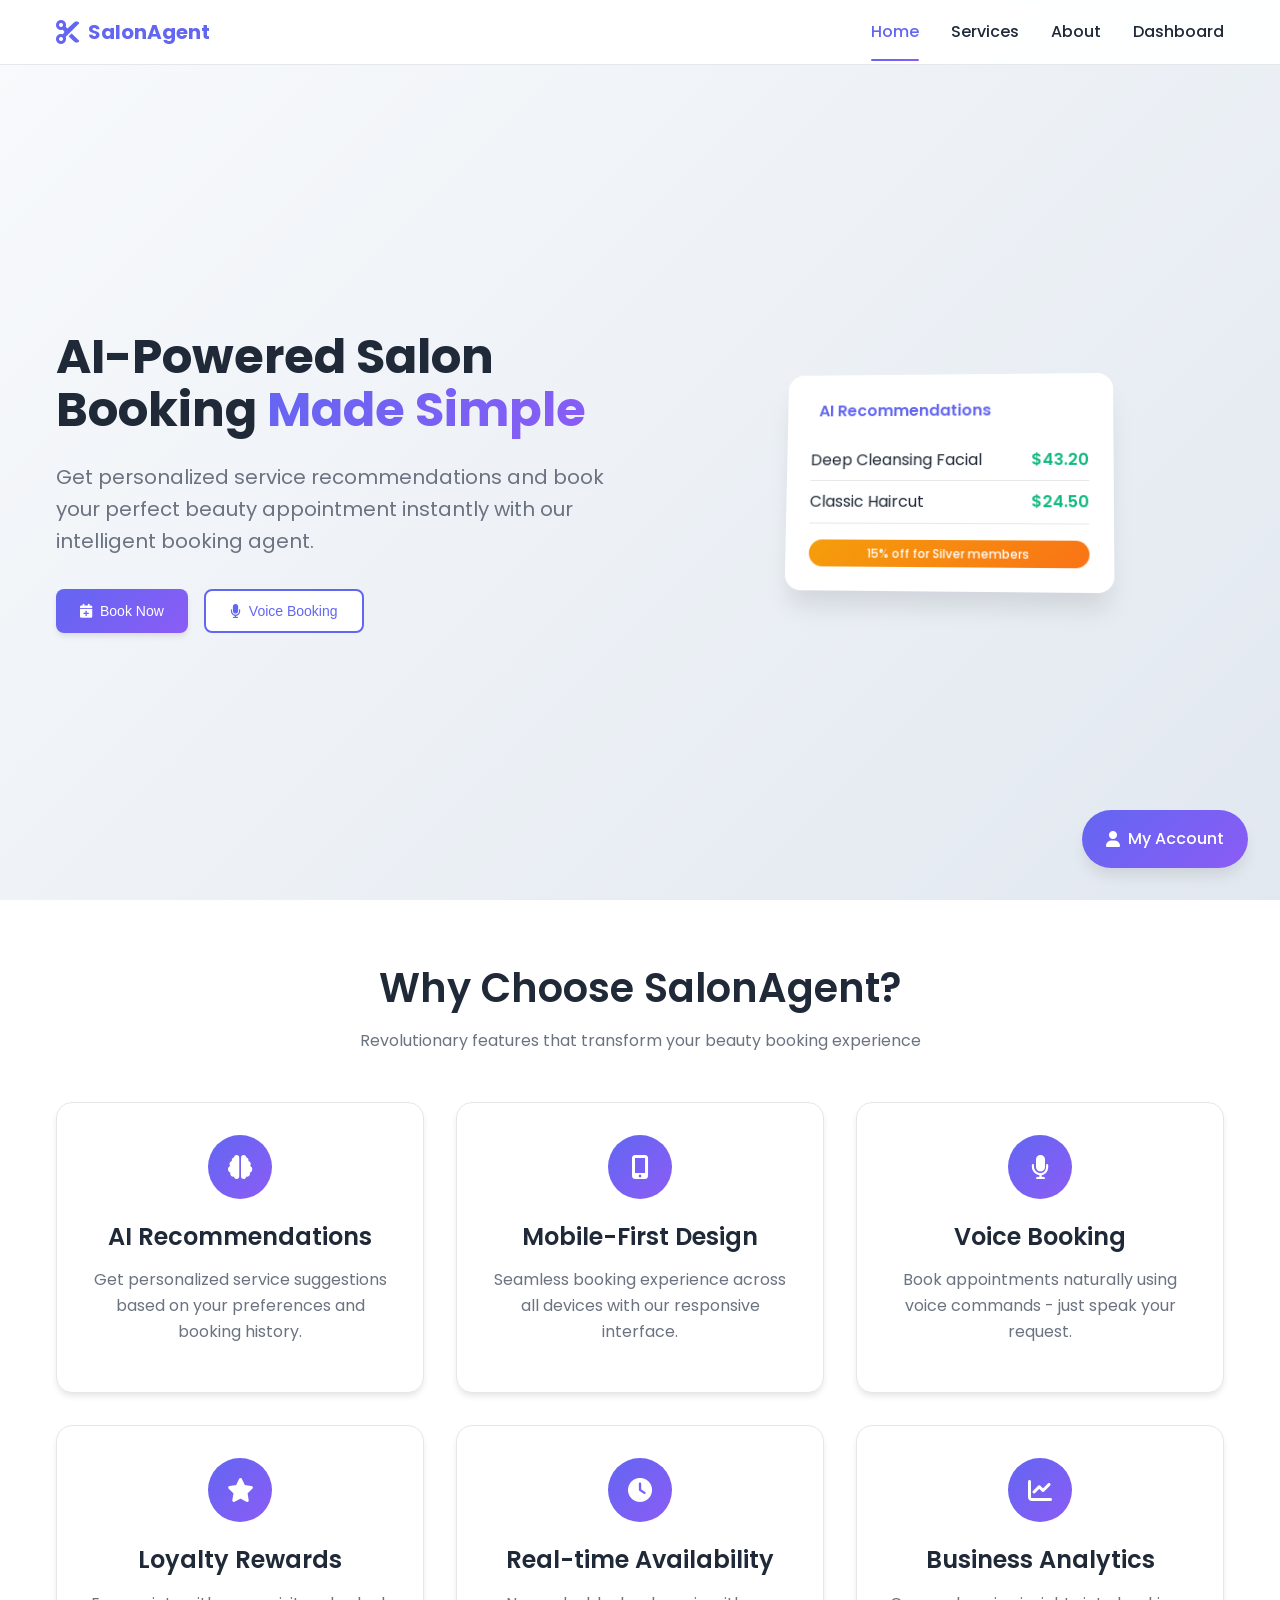
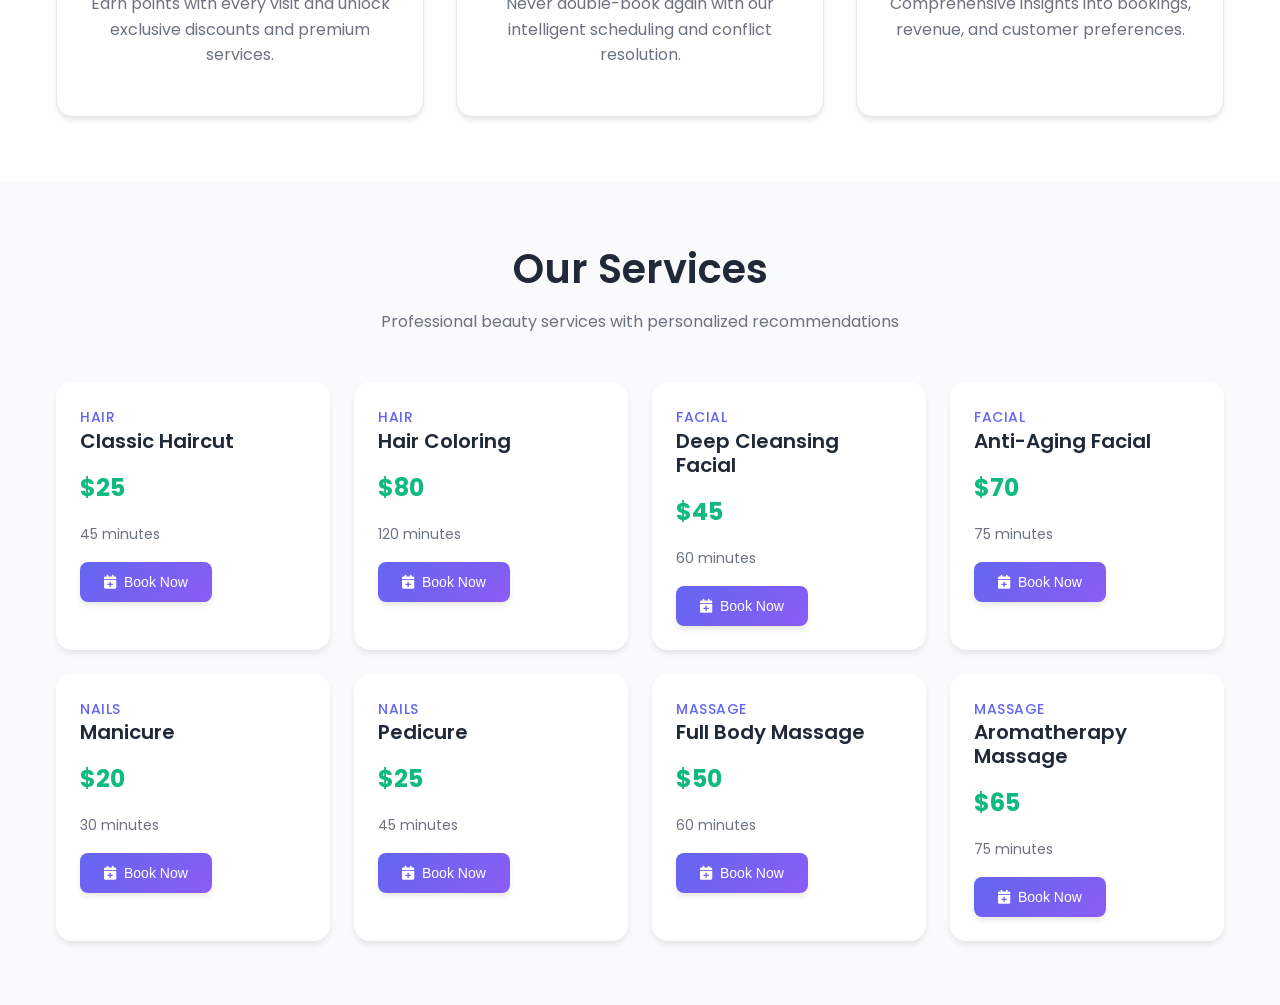
<file: templates/index.html>
<!DOCTYPE html>
<html lang="en">
<head>
    <meta charset="UTF-8">
    <meta name="viewport" content="width=device-width, initial-scale=1.0">
    <title>Salon Booking Agent - AI-Powered Beauty Appointments</title>
    <link rel="stylesheet" href="/static/css/styles.css">
    <link href="https://fonts.googleapis.com/css2?family=Poppins:wght@300;400;500;600;700&display=swap" rel="stylesheet">
    <link rel="stylesheet" href="https://cdnjs.cloudflare.com/ajax/libs/font-awesome/6.0.0/css/all.min.css">
    <meta name="theme-color" content="#6366f1">
    <link rel="manifest" href="/static/manifest.json">
</head>
<body>
    <!-- Navigation -->
    <nav class="navbar">
        <div class="nav-container">
            <div class="nav-brand">
                <i class="fas fa-cut"></i>
                <span>SalonAgent</span>
            </div>
            <div class="nav-menu" id="navMenu">
                <a href="#home" class="nav-link active">Home</a>
                <a href="#services" class="nav-link">Services</a>
                <a href="#about" class="nav-link">About</a>
                <a href="/dashboard" class="nav-link">Dashboard</a>
            </div>
            <div class="nav-toggle" id="navToggle">
                <span></span>
                <span></span>
                <span></span>
            </div>
        </div>
    </nav>

    <!-- Hero Section -->
    <section id="home" class="hero">
        <div class="hero-container">
            <div class="hero-content">
                <h1 class="hero-title">
                    AI-Powered Salon Booking
                    <span class="gradient-text">Made Simple</span>
                </h1>
                <p class="hero-subtitle">
                    Get personalized service recommendations and book your perfect beauty appointment instantly with our intelligent booking agent.
                </p>
                <div class="hero-buttons">
                    <button class="btn btn-primary" onclick="openBookingModal()">
                        <i class="fas fa-calendar-plus"></i>
                        Book Now
                    </button>
                    <button class="btn btn-secondary" onclick="openVoiceBooking()">
                        <i class="fas fa-microphone"></i>
                        Voice Booking
                    </button>
                </div>
            </div>
            <div class="hero-image">
                <div class="floating-card">
                    <div class="booking-preview">
                        <div class="bp-header">
                            <i class="fas fa-sparkles"></i>
                            <span>AI Recommendations</span>
                        </div>
                        <div class="bp-item">
                            <span>Deep Cleansing Facial</span>
                            <span class="bp-price">$43.20</span>
                        </div>
                        <div class="bp-item">
                            <span>Classic Haircut</span>
                            <span class="bp-price">$24.50</span>
                        </div>
                        <div class="bp-badge">15% off for Silver members</div>
                    </div>
                </div>
            </div>
        </div>
    </section>

    <!-- Features Section -->
    <section id="features" class="features">
        <div class="container">
            <div class="section-header">
                <h2>Why Choose SalonAgent?</h2>
                <p>Revolutionary features that transform your beauty booking experience</p>
            </div>
            <div class="features-grid">
                <div class="feature-card">
                    <div class="feature-icon">
                        <i class="fas fa-brain"></i>
                    </div>
                    <h3>AI Recommendations</h3>
                    <p>Get personalized service suggestions based on your preferences and booking history.</p>
                </div>
                <div class="feature-card">
                    <div class="feature-icon">
                        <i class="fas fa-mobile-alt"></i>
                    </div>
                    <h3>Mobile-First Design</h3>
                    <p>Seamless booking experience across all devices with our responsive interface.</p>
                </div>
                <div class="feature-card">
                    <div class="feature-icon">
                        <i class="fas fa-microphone"></i>
                    </div>
                    <h3>Voice Booking</h3>
                    <p>Book appointments naturally using voice commands - just speak your request.</p>
                </div>
                <div class="feature-card">
                    <div class="feature-icon">
                        <i class="fas fa-star"></i>
                    </div>
                    <h3>Loyalty Rewards</h3>
                    <p>Earn points with every visit and unlock exclusive discounts and premium services.</p>
                </div>
                <div class="feature-card">
                    <div class="feature-icon">
                        <i class="fas fa-clock"></i>
                    </div>
                    <h3>Real-time Availability</h3>
                    <p>Never double-book again with our intelligent scheduling and conflict resolution.</p>
                </div>
                <div class="feature-card">
                    <div class="feature-icon">
                        <i class="fas fa-chart-line"></i>
                    </div>
                    <h3>Business Analytics</h3>
                    <p>Comprehensive insights into bookings, revenue, and customer preferences.</p>
                </div>
            </div>
        </div>
    </section>

    <!-- Services Section -->
    <section id="services" class="services">
        <div class="container">
            <div class="section-header">
                <h2>Our Services</h2>
                <p>Professional beauty services with personalized recommendations</p>
            </div>
            <div class="services-grid" id="servicesGrid">
                <!-- Services will be loaded dynamically -->
            </div>
        </div>
    </section>

    <!-- Customer Portal Button -->
    <div class="floating-portal-btn" onclick="openCustomerPortal()">
        <i class="fas fa-user"></i>
        <span>My Account</span>
    </div>

    <!-- Booking Modal -->
    <div id="bookingModal" class="modal">
        <div class="modal-content">
            <div class="modal-header">
                <h3>Book Your Appointment</h3>
                <span class="close" onclick="closeBookingModal()">&times;</span>
            </div>
            <div class="modal-body">
                <form id="bookingForm">
                    <div class="form-row">
                        <div class="form-group">
                            <label for="customerName">Full Name</label>
                            <input type="text" id="customerName" name="customerName" required>
                        </div>
                        <div class="form-group">
                            <label for="customerEmail">Email</label>
                            <input type="email" id="customerEmail" name="customerEmail" required>
                        </div>
                    </div>
                    <div class="form-row">
                        <div class="form-group">
                            <label for="customerPhone">Phone</label>
                            <input type="tel" id="customerPhone" name="customerPhone">
                        </div>
                        <div class="form-group">
                            <label for="bookingDate">Date & Time</label>
                            <input type="datetime-local" id="bookingDate" name="bookingDate" required>
                        </div>
                    </div>
                    
                    <!-- AI Recommendations Section -->
                    <div class="recommendations-section" id="recommendationsSection" style="display: none;">
                        <h4><i class="fas fa-sparkles"></i> AI Recommendations for You</h4>
                        <div class="recommendations-grid" id="recommendationsGrid">
                            <!-- Recommendations will be loaded here -->
                        </div>
                    </div>
                    
                    <!-- Manual Service Selection -->
                    <div class="form-group">
                        <label for="serviceSelect">Select Service</label>
                        <select id="serviceSelect" name="serviceSelect" required>
                            <option value="">Choose a service...</option>
                            <option value="Classic Haircut">Classic Haircut - $25</option>
                            <option value="Hair Coloring">Hair Coloring - $80</option>
                            <option value="Hair Spa Treatment">Hair Spa Treatment - $60</option>
                            <option value="Deep Cleansing Facial">Deep Cleansing Facial - $45</option>
                            <option value="Anti-Aging Facial">Anti-Aging Facial - $70</option>
                            <option value="Manicure">Manicure - $20</option>
                            <option value="Pedicure">Pedicure - $25</option>
                            <option value="Full Body Massage">Full Body Massage - $50</option>
                            <option value="Aromatherapy Massage">Aromatherapy Massage - $65</option>
                        </select>
                    </div>
                    
                    <button type="submit" class="btn btn-primary btn-full">
                        <i class="fas fa-calendar-check"></i>
                        Confirm Booking
                    </button>
                </form>
            </div>
        </div>
    </div>

    <!-- Customer Portal Modal -->
    <div id="customerPortalModal" class="modal">
        <div class="modal-content">
            <div class="modal-header">
                <h3>Customer Portal</h3>
                <span class="close" onclick="closeCustomerPortal()">&times;</span>
            </div>
            <div class="modal-body">
                <div class="portal-login" id="portalLogin">
                    <div class="form-group">
                        <label for="portalEmail">Your Email</label>
                        <input type="email" id="portalEmail" placeholder="Enter your email">
                    </div>
                    <button class="btn btn-primary" onclick="loadCustomerPortal()">
                        <i class="fas fa-sign-in-alt"></i>
                        Access Portal
                    </button>
                </div>
                <div class="portal-content" id="portalContent" style="display: none;">
                    <!-- Customer data will be loaded here -->
                </div>
            </div>
        </div>
    </div>

    <!-- Voice Booking Modal -->
    <div id="voiceModal" class="modal">
        <div class="modal-content">
            <div class="modal-header">
                <h3>Voice Booking</h3>
                <span class="close" onclick="closeVoiceModal()">&times;</span>
            </div>
            <div class="modal-body text-center">
                <div class="voice-interface">
                    <div class="voice-animation" id="voiceAnimation">
                        <div class="pulse"></div>
                    </div>
                    <h4 id="voiceStatus">Click to start voice booking</h4>
                    <p class="voice-hint">Say something like: "Book a haircut for tomorrow at 2 PM"</p>
                    <button class="btn btn-primary btn-voice" id="voiceBtn" onclick="startVoiceBooking()">
                        <i class="fas fa-microphone"></i>
                        Start Recording
                    </button>
                    <div class="voice-transcript" id="voiceTranscript" style="display: none;">
                        <h5>You said:</h5>
                        <p id="transcriptText"></p>
                    </div>
                </div>
            </div>
        </div>
    </div>

    <!-- Success/Error Messages -->
    <div id="notification" class="notification"></div>

    <!-- Scripts -->
    <script src="/static/js/app.js"></script>
</body>
</html>
</file>
<file: static/css/styles.css>
/* Reset and Base Styles */
* {
    margin: 0;
    padding: 0;
    box-sizing: border-box;
}

:root {
    --primary-color: #6366f1;
    --primary-dark: #4f46e5;
    --secondary-color: #f59e0b;
    --success-color: #10b981;
    --danger-color: #ef4444;
    --warning-color: #f59e0b;
    --text-primary: #1f2937;
    --text-secondary: #6b7280;
    --bg-primary: #ffffff;
    --bg-secondary: #f9fafb;
    --bg-dark: #111827;
    --border-color: #e5e7eb;
    --shadow-sm: 0 1px 2px 0 rgba(0, 0, 0, 0.05);
    --shadow-md: 0 4px 6px -1px rgba(0, 0, 0, 0.1);
    --shadow-lg: 0 10px 15px -3px rgba(0, 0, 0, 0.1);
    --shadow-xl: 0 20px 25px -5px rgba(0, 0, 0, 0.1);
    --gradient-primary: linear-gradient(135deg, #6366f1 0%, #8b5cf6 100%);
    --gradient-secondary: linear-gradient(135deg, #f59e0b 0%, #f97316 100%);
}

body {
    font-family: 'Poppins', sans-serif;
    line-height: 1.6;
    color: var(--text-primary);
    background-color: var(--bg-secondary);
    scroll-behavior: smooth;
}

.container {
    max-width: 1200px;
    margin: 0 auto;
    padding: 0 1rem;
}

/* Typography */
h1, h2, h3, h4, h5, h6 {
    font-weight: 600;
    line-height: 1.2;
    margin-bottom: 0.5rem;
}

h1 { font-size: 2.5rem; }
h2 { font-size: 2rem; }
h3 { font-size: 1.5rem; }
h4 { font-size: 1.25rem; }

p {
    margin-bottom: 1rem;
    color: var(--text-secondary);
}

/* Gradients */
.gradient-text {
    background: var(--gradient-primary);
    -webkit-background-clip: text;
    -webkit-text-fill-color: transparent;
    background-clip: text;
}

/* Buttons */
.btn {
    display: inline-flex;
    align-items: center;
    gap: 0.5rem;
    padding: 0.75rem 1.5rem;
    border: none;
    border-radius: 0.5rem;
    font-size: 0.875rem;
    font-weight: 500;
    text-decoration: none;
    cursor: pointer;
    transition: all 0.2s ease;
    position: relative;
    overflow: hidden;
}

.btn-primary {
    background: var(--gradient-primary);
    color: white;
    box-shadow: var(--shadow-md);
}

.btn-primary:hover {
    transform: translateY(-2px);
    box-shadow: var(--shadow-lg);
}

.btn-secondary {
    background: white;
    color: var(--primary-color);
    border: 2px solid var(--primary-color);
}

.btn-secondary:hover {
    background: var(--primary-color);
    color: white;
    transform: translateY(-2px);
    box-shadow: var(--shadow-md);
}

.btn-full {
    width: 100%;
    justify-content: center;
}

.btn-voice {
    width: 120px;
    height: 120px;
    border-radius: 50%;
    font-size: 1.5rem;
    flex-direction: column;
    gap: 0.5rem;
}

/* Navigation */
.navbar {
    position: fixed;
    top: 0;
    width: 100%;
    background: rgba(255, 255, 255, 0.95);
    backdrop-filter: blur(10px);
    border-bottom: 1px solid var(--border-color);
    z-index: 1000;
    transition: all 0.3s ease;
}

.nav-container {
    max-width: 1200px;
    margin: 0 auto;
    padding: 0 1rem;
    display: flex;
    align-items: center;
    justify-content: space-between;
    height: 4rem;
}

.nav-brand {
    display: flex;
    align-items: center;
    gap: 0.5rem;
    font-size: 1.25rem;
    font-weight: 700;
    color: var(--primary-color);
}

.nav-brand i {
    font-size: 1.5rem;
}

.nav-menu {
    display: flex;
    gap: 2rem;
}

.nav-link {
    text-decoration: none;
    color: var(--text-primary);
    font-weight: 500;
    padding: 0.5rem 0;
    position: relative;
    transition: color 0.2s ease;
}

.nav-link:hover,
.nav-link.active {
    color: var(--primary-color);
}

.nav-link.active::after {
    content: '';
    position: absolute;
    bottom: -0.5rem;
    left: 0;
    width: 100%;
    height: 2px;
    background: var(--gradient-primary);
    border-radius: 1px;
}

.nav-toggle {
    display: none;
    flex-direction: column;
    cursor: pointer;
    padding: 0.5rem;
}

.nav-toggle span {
    width: 25px;
    height: 3px;
    background: var(--text-primary);
    margin: 3px 0;
    transition: 0.3s;
    border-radius: 2px;
}

/* Hero Section */
.hero {
    padding: 8rem 0 4rem;
    background: linear-gradient(135deg, #f8fafc 0%, #e2e8f0 100%);
    min-height: 100vh;
    display: flex;
    align-items: center;
}

.hero-container {
    max-width: 1200px;
    margin: 0 auto;
    padding: 0 1rem;
    display: grid;
    grid-template-columns: 1fr 1fr;
    gap: 4rem;
    align-items: center;
}

.hero-title {
    font-size: 3rem;
    font-weight: 700;
    margin-bottom: 1.5rem;
    line-height: 1.1;
}

.hero-subtitle {
    font-size: 1.25rem;
    margin-bottom: 2rem;
    color: var(--text-secondary);
}

.hero-buttons {
    display: flex;
    gap: 1rem;
    flex-wrap: wrap;
}

.hero-image {
    position: relative;
    display: flex;
    justify-content: center;
    align-items: center;
}

.floating-card {
    background: white;
    border-radius: 1rem;
    padding: 1.5rem;
    box-shadow: var(--shadow-xl);
    transform: perspective(1000px) rotateY(-5deg) rotateX(5deg);
    animation: float 6s ease-in-out infinite;
}

@keyframes float {
    0%, 100% { transform: perspective(1000px) rotateY(-5deg) rotateX(5deg) translateY(0px); }
    50% { transform: perspective(1000px) rotateY(-5deg) rotateX(5deg) translateY(-20px); }
}

.booking-preview {
    min-width: 280px;
}

.bp-header {
    display: flex;
    align-items: center;
    gap: 0.5rem;
    margin-bottom: 1rem;
    font-weight: 600;
    color: var(--primary-color);
}

.bp-item {
    display: flex;
    justify-content: space-between;
    padding: 0.5rem 0;
    border-bottom: 1px solid var(--border-color);
}

.bp-price {
    font-weight: 600;
    color: var(--success-color);
}

.bp-badge {
    background: var(--gradient-secondary);
    color: white;
    padding: 0.25rem 0.75rem;
    border-radius: 1rem;
    font-size: 0.75rem;
    font-weight: 500;
    margin-top: 1rem;
    text-align: center;
}

/* Features Section */
.features {
    padding: 4rem 0;
    background: white;
}

.section-header {
    text-align: center;
    margin-bottom: 3rem;
}

.section-header h2 {
    font-size: 2.5rem;
    margin-bottom: 1rem;
}

.features-grid {
    display: grid;
    grid-template-columns: repeat(auto-fit, minmax(300px, 1fr));
    gap: 2rem;
}

.feature-card {
    background: white;
    border-radius: 1rem;
    padding: 2rem;
    text-align: center;
    box-shadow: var(--shadow-md);
    transition: all 0.3s ease;
    border: 1px solid var(--border-color);
}

.feature-card:hover {
    transform: translateY(-5px);
    box-shadow: var(--shadow-xl);
}

.feature-icon {
    width: 4rem;
    height: 4rem;
    border-radius: 50%;
    background: var(--gradient-primary);
    display: flex;
    align-items: center;
    justify-content: center;
    margin: 0 auto 1.5rem;
    font-size: 1.5rem;
    color: white;
}

.feature-card h3 {
    margin-bottom: 1rem;
    color: var(--text-primary);
}

/* Services Section */
.services {
    padding: 4rem 0;
    background: var(--bg-secondary);
}

.services-grid {
    display: grid;
    grid-template-columns: repeat(auto-fit, minmax(250px, 1fr));
    gap: 1.5rem;
}

.service-card {
    background: white;
    border-radius: 1rem;
    overflow: hidden;
    box-shadow: var(--shadow-md);
    transition: all 0.3s ease;
}

.service-card:hover {
    transform: translateY(-3px);
    box-shadow: var(--shadow-lg);
}

.service-content {
    padding: 1.5rem;
}

.service-title {
    font-size: 1.25rem;
    font-weight: 600;
    margin-bottom: 0.5rem;
}

.service-category {
    color: var(--primary-color);
    font-size: 0.875rem;
    font-weight: 500;
    text-transform: uppercase;
    letter-spacing: 0.5px;
}

.service-price {
    font-size: 1.5rem;
    font-weight: 700;
    color: var(--success-color);
    margin: 1rem 0;
}

.service-duration {
    color: var(--text-secondary);
    font-size: 0.875rem;
}

/* Floating Portal Button */
.floating-portal-btn {
    position: fixed;
    bottom: 2rem;
    right: 2rem;
    background: var(--gradient-primary);
    color: white;
    border-radius: 50px;
    padding: 1rem 1.5rem;
    box-shadow: var(--shadow-lg);
    cursor: pointer;
    display: flex;
    align-items: center;
    gap: 0.5rem;
    font-weight: 500;
    transition: all 0.3s ease;
    z-index: 100;
}

.floating-portal-btn:hover {
    transform: translateY(-2px);
    box-shadow: var(--shadow-xl);
}

/* Modal Styles */
.modal {
    display: none;
    position: fixed;
    z-index: 2000;
    left: 0;
    top: 0;
    width: 100%;
    height: 100%;
    background-color: rgba(0, 0, 0, 0.5);
    backdrop-filter: blur(5px);
    animation: fadeIn 0.3s ease;
}

.modal-content {
    background-color: white;
    margin: 5% auto;
    border-radius: 1rem;
    max-width: 600px;
    max-height: 90vh;
    overflow-y: auto;
    box-shadow: var(--shadow-xl);
    animation: slideUp 0.3s ease;
}

.modal-header {
    padding: 1.5rem;
    border-bottom: 1px solid var(--border-color);
    display: flex;
    justify-content: space-between;
    align-items: center;
}

.modal-header h3 {
    margin: 0;
    color: var(--text-primary);
}

.close {
    color: var(--text-secondary);
    font-size: 1.5rem;
    font-weight: 700;
    cursor: pointer;
    padding: 0.5rem;
    border-radius: 0.25rem;
    transition: all 0.2s ease;
}

.close:hover {
    color: var(--danger-color);
    background: var(--bg-secondary);
}

.modal-body {
    padding: 1.5rem;
}

/* Form Styles */
.form-row {
    display: grid;
    grid-template-columns: 1fr 1fr;
    gap: 1rem;
    margin-bottom: 1rem;
}

.form-group {
    margin-bottom: 1rem;
}

.form-group label {
    display: block;
    margin-bottom: 0.5rem;
    font-weight: 500;
    color: var(--text-primary);
}

.form-group input,
.form-group select {
    width: 100%;
    padding: 0.75rem;
    border: 2px solid var(--border-color);
    border-radius: 0.5rem;
    font-size: 0.875rem;
    transition: all 0.2s ease;
    background: white;
}

.form-group input:focus,
.form-group select:focus {
    outline: none;
    border-color: var(--primary-color);
    box-shadow: 0 0 0 3px rgba(99, 102, 241, 0.1);
}

/* Recommendations Section */
.recommendations-section {
    margin: 2rem 0;
    padding: 1.5rem;
    background: var(--bg-secondary);
    border-radius: 0.75rem;
    border: 2px solid var(--primary-color);
}

.recommendations-section h4 {
    margin-bottom: 1rem;
    color: var(--primary-color);
    display: flex;
    align-items: center;
    gap: 0.5rem;
}

.recommendations-grid {
    display: grid;
    gap: 0.75rem;
}

.recommendation-card {
    background: white;
    border-radius: 0.5rem;
    padding: 1rem;
    border: 2px solid transparent;
    cursor: pointer;
    transition: all 0.2s ease;
}

.recommendation-card:hover {
    border-color: var(--primary-color);
    transform: translateY(-1px);
}

.recommendation-card.selected {
    border-color: var(--primary-color);
    background: rgba(99, 102, 241, 0.05);
}

.rec-header {
    display: flex;
    justify-content: space-between;
    align-items: center;
    margin-bottom: 0.5rem;
}

.rec-title {
    font-weight: 600;
    color: var(--text-primary);
}

.rec-price {
    font-weight: 700;
    color: var(--success-color);
}

.rec-details {
    display: flex;
    justify-content: space-between;
    font-size: 0.875rem;
    color: var(--text-secondary);
    margin-bottom: 0.5rem;
}

.rec-reasons {
    font-size: 0.75rem;
    color: var(--primary-color);
    font-style: italic;
}

/* Voice Interface */
.voice-interface {
    padding: 2rem;
}

.voice-animation {
    position: relative;
    width: 120px;
    height: 120px;
    margin: 0 auto 2rem;
}

.pulse {
    position: absolute;
    top: 50%;
    left: 50%;
    transform: translate(-50%, -50%);
    width: 80px;
    height: 80px;
    border-radius: 50%;
    background: var(--gradient-primary);
    animation: pulse 2s infinite;
}

.pulse::before,
.pulse::after {
    content: '';
    position: absolute;
    top: 50%;
    left: 50%;
    transform: translate(-50%, -50%);
    border-radius: 50%;
    border: 2px solid var(--primary-color);
}

.pulse::before {
    width: 100px;
    height: 100px;
    animation: ripple 2s infinite;
}

.pulse::after {
    width: 120px;
    height: 120px;
    animation: ripple 2s infinite 0.5s;
}

@keyframes pulse {
    0% { transform: translate(-50%, -50%) scale(1); }
    50% { transform: translate(-50%, -50%) scale(1.1); }
    100% { transform: translate(-50%, -50%) scale(1); }
}

@keyframes ripple {
    0% {
        opacity: 1;
        transform: translate(-50%, -50%) scale(0.8);
    }
    100% {
        opacity: 0;
        transform: translate(-50%, -50%) scale(1.2);
    }
}

.voice-hint {
    color: var(--text-secondary);
    font-style: italic;
    margin-bottom: 2rem;
}

.voice-transcript {
    background: var(--bg-secondary);
    border-radius: 0.5rem;
    padding: 1rem;
    margin-top: 1rem;
    text-align: left;
}

/* Customer Portal */
.portal-stats {
    display: grid;
    grid-template-columns: repeat(auto-fit, minmax(150px, 1fr));
    gap: 1rem;
    margin-bottom: 2rem;
}

.stat-card {
    background: var(--bg-secondary);
    border-radius: 0.5rem;
    padding: 1.5rem;
    text-align: center;
}

.stat-value {
    font-size: 1.5rem;
    font-weight: 700;
    color: var(--primary-color);
}

.stat-label {
    color: var(--text-secondary);
    font-size: 0.875rem;
}

.tier-badge {
    display: inline-block;
    padding: 0.25rem 0.75rem;
    border-radius: 1rem;
    font-size: 0.75rem;
    font-weight: 600;
    text-transform: uppercase;
}

.tier-bronze { background: #cd7f32; color: white; }
.tier-silver { background: #c0c0c0; color: white; }
.tier-gold { background: #ffd700; color: #000; }

/* Notification */
.notification {
    position: fixed;
    top: 5rem;
    right: 1rem;
    padding: 1rem 1.5rem;
    border-radius: 0.5rem;
    color: white;
    font-weight: 500;
    z-index: 3000;
    transform: translateX(400px);
    transition: transform 0.3s ease;
}

.notification.show {
    transform: translateX(0);
}

.notification.success { background: var(--success-color); }
.notification.error { background: var(--danger-color); }
.notification.warning { background: var(--warning-color); }

/* Animations */
@keyframes fadeIn {
    from { opacity: 0; }
    to { opacity: 1; }
}

@keyframes slideUp {
    from {
        opacity: 0;
        transform: translateY(50px);
    }
    to {
        opacity: 1;
        transform: translateY(0);
    }
}

/* Responsive Design */
@media (max-width: 768px) {
    .nav-menu {
        display: none;
        position: absolute;
        top: 100%;
        left: 0;
        width: 100%;
        background: white;
        flex-direction: column;
        padding: 1rem;
        box-shadow: var(--shadow-md);
        gap: 0;
    }

    .nav-menu.active {
        display: flex;
    }

    .nav-toggle {
        display: flex;
    }

    .hero-container {
        grid-template-columns: 1fr;
        gap: 2rem;
        text-align: center;
    }

    .hero-title {
        font-size: 2rem;
    }

    .hero-buttons {
        justify-content: center;
    }

    .features-grid {
        grid-template-columns: 1fr;
    }

    .form-row {
        grid-template-columns: 1fr;
    }

    .floating-portal-btn {
        bottom: 1rem;
        right: 1rem;
        padding: 0.75rem 1rem;
    }

    .floating-portal-btn span {
        display: none;
    }

    .modal-content {
        margin: 2% auto;
        max-width: 95%;
    }

    h1 { font-size: 2rem; }
    h2 { font-size: 1.75rem; }
}

@media (max-width: 480px) {
    .hero-title {
        font-size: 1.75rem;
    }

    .hero-buttons {
        flex-direction: column;
        align-items: center;
    }

    .btn {
        width: 100%;
        justify-content: center;
    }
}
</file>
